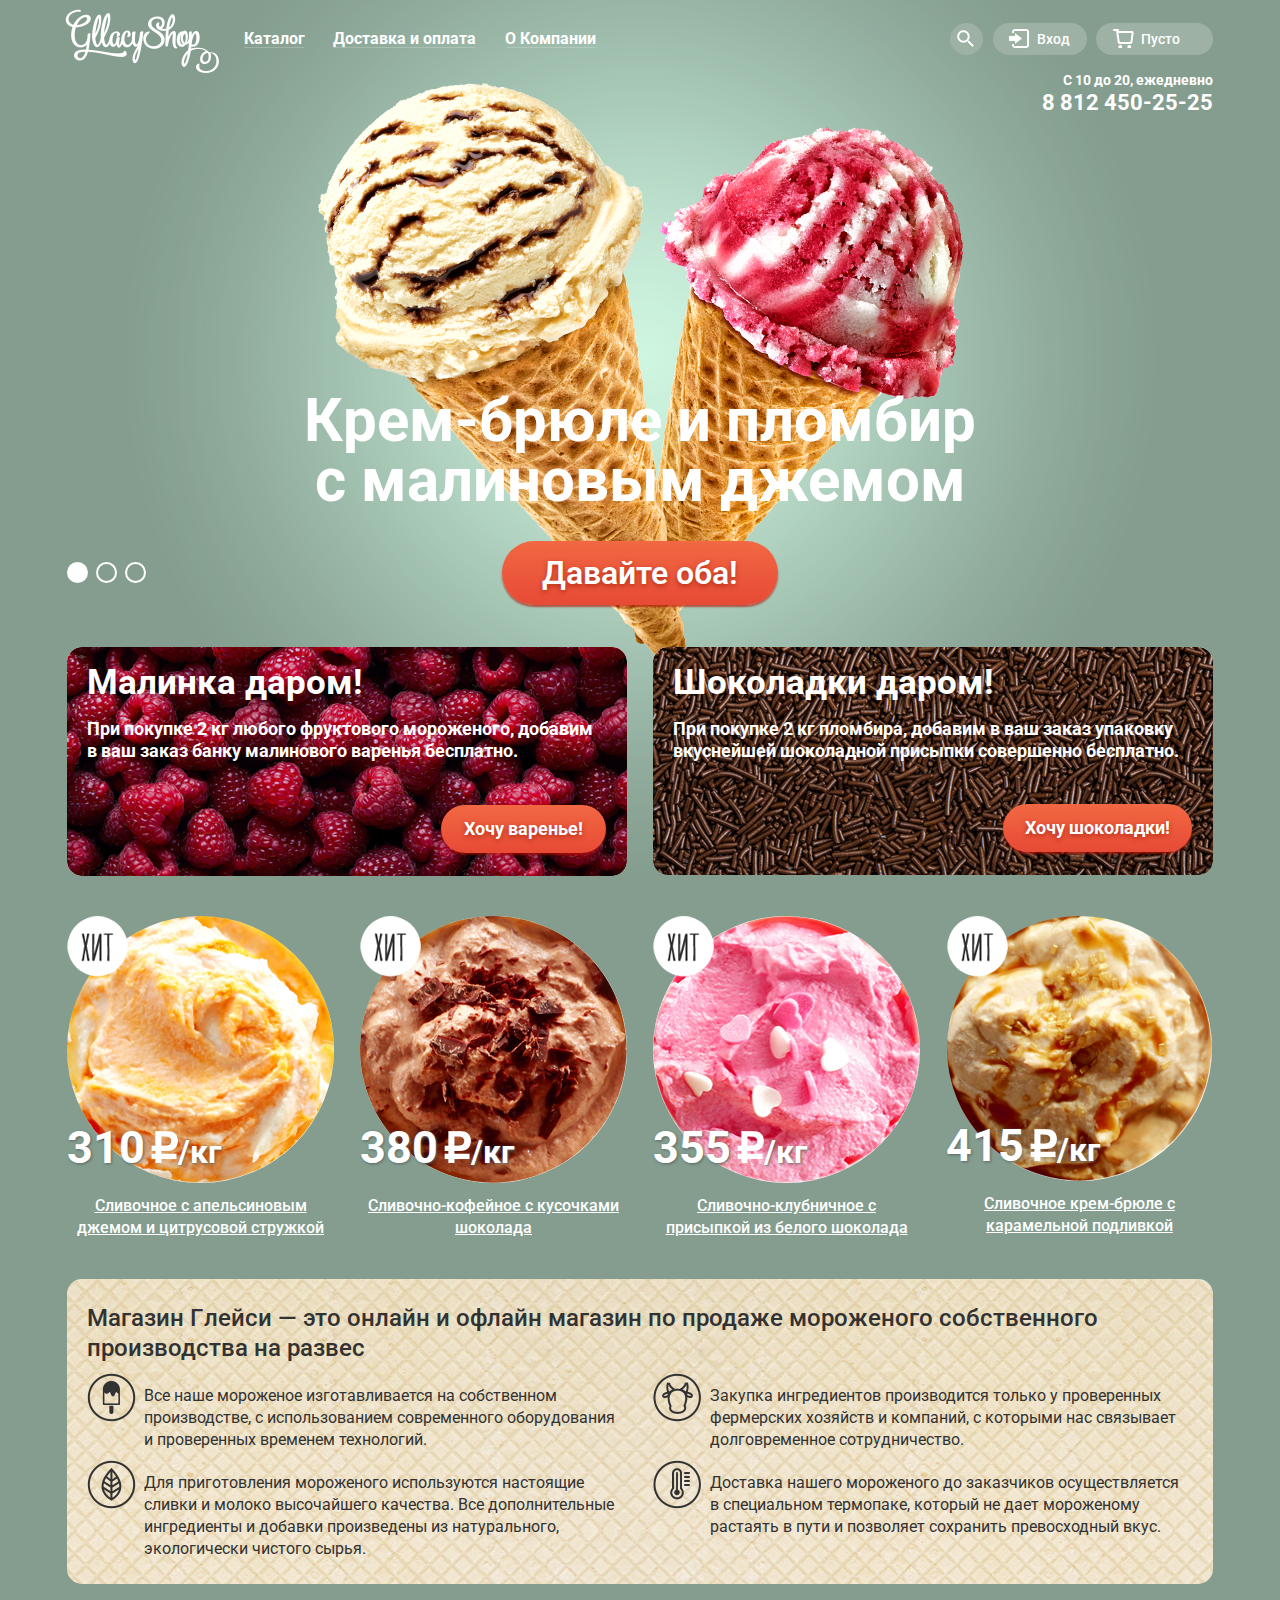
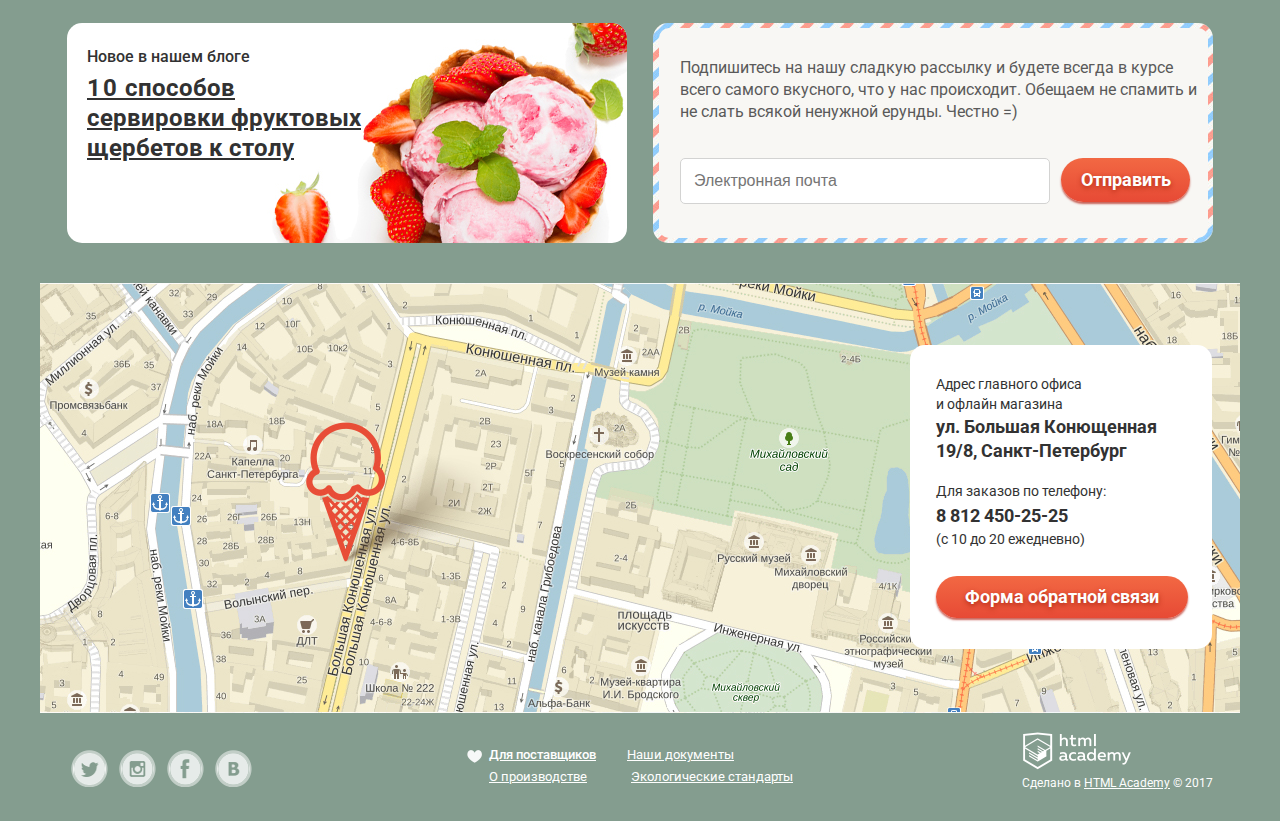
<file: index.html>
<!DOCTYPE html>
<html lang="ru"><!--Пул реквест 13-->
  <head>
    <meta charset="utf-8">
    <title>Главная Gllacy</title>
	<link href="https://fonts.googleapis.com/css?family=Roboto:400,500,700&amp;subset=cyrillic" rel="stylesheet">
	<link rel="stylesheet" href="css/normalize.css">
	<link rel="stylesheet" type="text/css" href="css/style.min.css">
  </head>
  <body>
<!--Кнопки для слайда скрытые-->
	<input class="btn-radio btn-radio-one input-invisible" type="radio" id="btn-one" name="toggle" checked>
	<input class="btn-radio btn-radio-two input-invisible" type="radio" id="btn-two" name="toggle">
	<input class="btn-radio btn-radio-three input-invisible" type="radio" id="btn-three" name="toggle"><!--/Кнопки для слайда скрытые-->
<!--Начало обертки для слайда-->	
	<div class="site-wrapper">	
<!--Блок шапки-->
		<header class="main-header">
			<div class="container clearfix container-for-timework">
				<div class="header-logo">
				  <img src="img/logo.png" width="154" height="64" alt="Логотип Глейси">
				</div>
				<nav class="main-navigation">
					<ul class="main-nav">
						<li class="border-li-one"><a class="border-li-one-page" href="#">Каталог</a>
							<ul class="sub-menu-catalog">
								<li><a href="#">Новинки</a></li>
								<li><a href="./catalog.html">Сливочное</a></li>
								<li class="active-page-index"><a href="#">Щербеты</a></li>
								<li><a href="#">Фрукторый лед</a></li>
								<li><a href="#">Мелорин</a></li>
							</ul>
						</li>
						<li class="border-li-two"><a class="border-li-one-page" href="#">Доставка и оплата</a></li>
						<li class="border-li-tree"><a class="border-li-one-page" href="#">О Компании</a></li>
					</ul>
				</nav>
				<div class="user-block">
					<div class="link-modal-search">
						<a class="search" href="#"></a>
<!--Модальная Форма поиска-->					
							<div class="modal-search">
								<form class="search-form" action="https://echo.htmlacademy.ru" method="get">
									<input class="search-input" type="text" name="search" placeholder="Что ищем?">
								</form>
							</div><!--/Форма поиска-->
					</div>
					<div class="link-modal-in">
						<a class="login" href="#">Вход</a>
<!--Модальная Форма входа-->					
							<div class="modal-in">
								<form class="login-form" action="https://echo.htmlacademy.ru" method="get">
									<input class="email" type="email" name="email" placeholder="Электронная почта">
									<input class="password" type="password"  name="password" placeholder="Пароль">
									<button class="btn-modal-in" type="submit" title="Войти">Войти</button>
								</form>
								<section class="restore-registration">
									<a class="restore" href="#">Забыли пароль?</a>
									<a class="registration" href="#">Новая регистрация</a>
								</section>
							</div><!--/Форма входа-->
					</div>
					<a class="basket" href="#">Пусто</a>				
				</div>	
				<div class="timework-tel">
					<span class="timework">С 10 до 20, ежедневно</span>
					<span class="tel">8 812 450-25-25</span>
				</div>	
			</div><!--/Блок шапки-->
		</header>
<!--Содержание основного блока-->
		<main class="container">
<!--Формы слайда-->
			<div class="slider">
				<div class="slide slide-one" id="slide-one">
					<div class="slide-title">Крем-брюле и пломбир с малиновым джемом</div>
					<a class="slide-btn" href="#">Давайте оба!</a>
				</div>
				<div class="slide slide-two" id="slide-two">
					<div class="slide-title">Шоколадный пломбир и лимонный сорбет</div>
					<a class="slide-btn" href="#">Давайте оба!</a>
				</div>
				<div class="slide slide-three" id="slide-three">
					<div class="slide-title">Пломбир с помадкой и клубничный щербет</div>
					<a class="slide-btn" href="#">Давайте оба!</a>
				</div>	
				<div class="slider-controls">
					<label for="btn-one"></label>
					<label for="btn-two"></label>
					<label for="btn-three"></label>
				</div>
			</div>
<!--Блок промо акции-->
			<div class="promo clearfix">
				<div class="promo-action">
					<span>Малинка даром!</span>
					<p>При покупке 2 кг любого фруктового мороженого, добавим в ваш заказ банку малинового варенья бесплатно.</p>
					<a class="btn-want-jam" href="#">Хочу варенье!</a>
				</div>
				<div class="promo-action">
					<span>Шоколадки даром!</span>
					<p>При покупке 2 кг пломбира, добавим в ваш заказ упаковку вкуснейшей шоколадной присыпки совершенно бесплатно.</p>
					<a class="btn-want-choco" href="#">Хочу шоколадки!</a>
				</div>
			</div><!--/Блок промо акции-->
<!--Блок самых покупаемых мороженных-->
			<div class="catalog clearfix">
				<section class="catalog-ice"><!--tag бирка, ярлык, признак, этикетка, ушко, наконечник-->
					<div class="catalog-ice-index">
						<span class="tag">
							<img src="img/hit.png" width="61" height="61" alt="Значек покупаемого мороженного">
						</span>
						<img src="img/ice_1.jpg" width="267" height="267" class="big-ice" alt="Сливочное с апельсиновым джемом и цитрусовой стружкой">
						<span class="cost">310<span class="weight"><img src="img/rur.png" width="27" height="32" alt="Символ рубля">/кг</span>
						</span>
						<a class="specification" href="#">Сливочное с апельсиновым джемом и цитрусовой стружкой</a>
					</div>	
					<div class="btn-hover-shadow">
						<a class="btn-show-catalog" href="#">Быстрый просмотр</a>
					</div>
				</section>	
				<section class="catalog-ice">
					<div class="catalog-ice-index">
						<span class="tag">
							<img src="img/hit.png" width="61" height="61" alt="Значек покупаемого мороженного">
						</span> 
						<img src="img/ice_2.jpg" width="267" height="267" class="big-ice" alt="Сливочно-кофейное с кусочками шоколада">
						<span class="cost">380<span class="weight"><img src="img/rur.png" width="27" height="32" alt="Символ рубля">/кг</span>
						</span>
						<a class="specification" href="#">Сливочно-кофейное с кусочками шоколада</a>
					</div>	
					<div class="btn-hover-shadow">
						<a class="btn-show-catalog" href="#">Быстрый просмотр</a>
					</div>
				</section>
				<section class="catalog-ice">
					<div class="catalog-ice-index">
						<span class="tag">
							<img src="img/hit.png" width="61" height="61" alt="Значек покупаемого мороженного">
						</span>
						<img src="img/ice_3.jpg" width="267" height="267" class="big-ice" alt="Сливочно-клубничное с присыпкой из белого шоколада">
						<span class="cost">355<span class="weight"><img src="img/rur.png" width="27" height="32" alt="Символ рубля">/кг</span>
						</span>
						<a class="specification" href="#">Сливочно-клубничное с присыпкой из белого шоколада</a>
					</div>	
					<div class="btn-hover-shadow">
						<a class="btn-show-catalog" href="#">Быстрый просмотр</a>
					</div>
				</section>
				<section class="catalog-ice">
					<div class="catalog-ice-index">
						<span class="tag">
							<img src="img/hit.png" width="61" height="61" alt="Значек покупаемого мороженного">
						</span>
						<img src="img/ice_4.jpg" width="265" height="265" class="big-ice" alt="Сливочное крем-брюле с карамельной подливкой">
						<span class="cost">415<span class="weight"><img src="img/rur.png" width="27" height="32" alt="Символ рубля">/кг</span></span>
						<a class="specification" href="#">Сливочное крем-брюле с карамельной подливкой</a>
					</div>	
					<div class="btn-hover-shadow">
						<a class="btn-show-catalog" href="#">Быстрый просмотр</a>
					</div>
				</section>
			</div><!--/Блок самых покупаемых мороженных-->
<!--Блок описания компании-->
			<div class="description clearfix">
				<div class="about">
					<span>Магазин <span class="letter-spacing">Г</span>лейси &mdash; это онлайн и офлайн магазин по продаже мороженого собственного производства на развес</span>
				</div>
				<div class="make">
					<p>Все наше мороженое изготавливается на собственном производстве, с использованием современного оборудования и проверенных временем технологий.</p>
					<p>Для приготовления мороженого используются настоящие сливки и молоко высочайшего качества. Все дополнительные ингредиенты и добавки произведены из натурального, экологически чистого сырья.</p>
				</div>
				<div class="delivery"> <!--delivery доставка-->
					<p>Закупка ингредиентов производится только у проверенных фермерских хозяйств и компаний, с которыми нас связывает долговременное сотрудничество.</p>
					<p>Доставка нашего мороженого до заказчиков осуществляется в специальном термопаке, который не дает мороженому растаять в пути и позволяет сохранить превосходный вкус.</p>
				</div>
			</div><!--/Блок описания компании-->
<!--Блок новостей и подписка на рассылку-->
			<div class="news-sub clearfix">
				<section class="news">		
					<p>Новое в нашем блоге</p>
					<a href="#"><span class="letter-spacing">10</span> способов сервировки фруктовых щербетов к столу</a>
				</section>
				<section class="sub">
					<div class="white-layer">
						<p>Подпишитесь на нашу сладкую рассылку и будете всегда в курсе всего самого вкусного, что у нас происходит. Обещаем не спамить и не слать всякой ненужной ерунды. Честно =)</p>
						<form action="https://echo.htmlacademy.ru" method="get">
							<input type="email" name="email" placeholder="Электронная почта">
							<button class="btn-send" name="send">Отправить</button>
						</form>
					</div>
				</section>	
			</div><!--/Блок новостей и подписка на рассылку-->
		</main>
<!--Блок проезда-адреса-->
		<div class="driving-address container-map" id="yandex-map">
			<div class="driving">
				<div class="top-lines">
					<span class="line-1">Адрес главного офиса<br>
										и офлайн магазина</span><br>
					<span class="line-2">ул. Большая Конющенная<br>
										19/8, Санкт-Петербург</span><br>
				</div>
				<div class="bottom-lines">
					<span class="line-1">Для заказов по телефону:</span><br>
					<span class="line-2">8 812 450-25-25</span><br>
				</div>
				<span class="line-3">(с 10 до 20 ежедневно)</span><br>
				<a class="btn-feedback" href="./form_feedback.html">Форма обратной связи</a>
			</div>
		</div><!--/Блок проезда-адреса-->	
<!--Блок подвала-->
		<footer>
			<div class="container clearfix">
				<section class="footer-social">
					<a class="social-btn social-btn-tv" href="#">Твиттер</a>
					<a class="social-btn social-btn-inst" href="https://instagram.com">Инстаграм</a>
					<a class="social-btn social-btn-fb" href="https://facebook.com">Фейсбук</a>
					<a class="social-btn social-btn-vk" href="https://vk.com">Вконтакте</a>	
				</section>
				<section class="footer-contacts">
					<ul class="footer-main">
						<li><a class="heart" href="#">Для поставщиков</a></li>
						<li><a href="#">Наши документы</a></li>
						<li><a href="#">О производстве</a></li>
						<li><a href="#">Экологические стандарты</a></li>
					</ul>
				</section>
				<section class="footer-copyright">
					<a class="btn-copyright" href="https://htmlacademy.ru"><img src="img/made_footer.png" width="108" height="38" class="big-ice" alt="Эмблема HTML Academy"></a>
					<p>Сделано в <a href="https://htmlacademy.ru">HTML Academy</a> © 2017</p>
				</section>
			</div>
		</footer><!--/Блок подвала-->
	</div><!--/Начало обертки для слайда--><!--/site-wrapper-->
<!--Модальные формы-->
	<!--<div class="modal-map" id="yandex-map">Форма карты-->
		<!--<script type="text/javascript" charset="utf-8" async src="https://api-maps.yandex.ru/services/constructor/1.0/js/?sid=jKBZb9okmzVAXrHbk9lkyd9Xrh8RszDT&amp;width=100%25&amp;height=430&amp;id=yandex-map;lang=ru_RU&amp;sourceType=constructor&amp;scroll=true"></script>
	</div>-->
	<!--/Форма карты-->
	<!--<div class="map-overlay"></div>-->
<!--Модальная Форма обратной связи оверлэй-->
	<div class="feedback-overlay"></div>
<!--Модальная Форма обратной связи-->		
	<div class="modal-feedback">
		<button class="btn-modal-feedback-close" type="button" title="Закрыть">Закрыть</button>
		<h2>Мы обязательно вам ответим!</h2>
		<form class="feedback-form" action="https://echo.htmlacademy.ru" method="get">
			<input class="feedback-name" type="text" name="feedback-name" placeholder="Как вас зовут?">
			<input class="feedback-email" type="email" name="feedback-email" placeholder="Ваша почта для ответа?">
			<textarea class="feedback-text" name="feedback-text" rows="6" placeholder="Напишите что-нибудь..."></textarea>
			<button class="btn-modal-feedback" type="submit" title="Отправить">Отправить</button>
		</form>
	</div><!--/Форма обратной связи-->
	<script src="js/script.min.js"></script>
  </body>
</html>
</file>
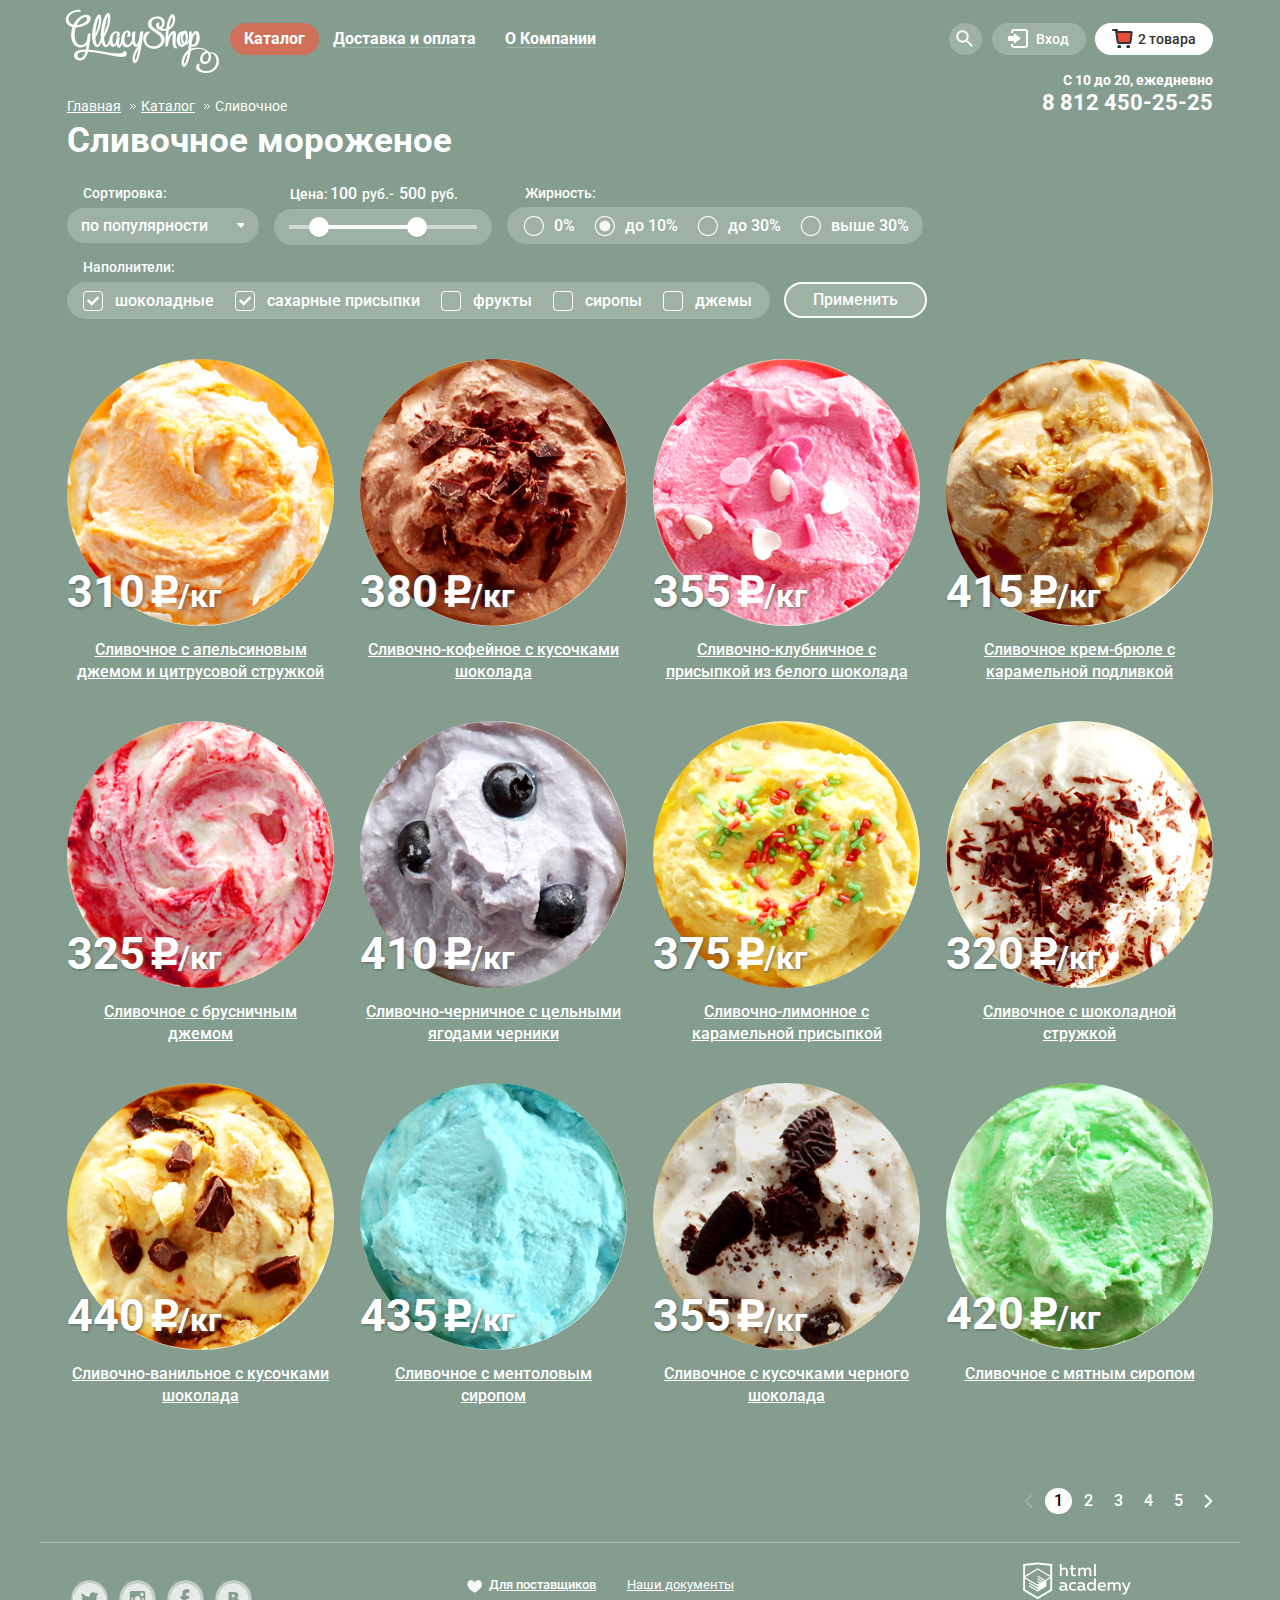
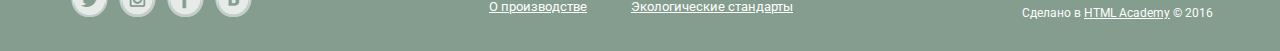
<file: catalog.html>
<!DOCTYPE html>
<html lang="ru"><!--Пул реквест 13-->
  <head>
    <meta charset="utf-8">
    <title>Каталог товаров</title>
	<link href="https://fonts.googleapis.com/css?family=Roboto:400,500,700&amp;subset=cyrillic" rel="stylesheet">
	<link rel="stylesheet" href="css/normalize.css">
	<link rel="stylesheet" type="text/css" href="css/style.min.css">
  </head>
  <body>
<!--Блок шапки-->
	<header class="main-header">
		<div class="container clearfix">
			<div class="header-logo">
				<a href="./index.html"><img src="img/logo.png" width="154" height="64" alt="Логотип Глейси"></a>
			</div>
			<nav class="main-navigation">
				<ul class="main-nav">
					<li><a class="active" href="#">Каталог</a>
						<ul class="sub-menu-catalog">
							<li><a href="#">Новинки</a></li>
							<li class="active-page"><a>Сливочное</a></li>
							<li><a href="#">Щербеты</a></li>
							<li><a href="#">Фрукторый лед</a></li>
							<li><a href="#">Мелорин</a></li>
						</ul>
						</li>
					<li class="border-li-two"><a class="border-li-one-page" href="#">Доставка и оплата</a></li>
					<li class="border-li-tree"><a class="border-li-one-page" href="#">О Компании</a></li>
				</ul>
			</nav>
			<div class="user-block ">
				<div class="link-modal-search">
					<a class="search" href="#"></a>
<!--Модальная Форма поиска-->					
						<div class="modal-search">
							<form class="search-form" action="https://echo.htmlacademy.ru" method="get">
								<input class="search-input" type="text" name="search" placeholder="Что ищем?">
							</form>
						</div><!--/Форма поиска-->
				</div>
				<div class="link-modal-in">
					<a class="login" href="#">Вход</a>
<!--Модальная Форма входа-->						
						<div class="modal-in">
							<form class="login-form" action="https://echo.htmlacademy.ru" method="get">
								<input class="email" type="email" name="email" placeholder="Электронная почта">
								<input class="password" type="password"  name="password" placeholder="Пароль">
								<button class="btn-modal-in" type="submit" title="Войти">Войти</button>
							</form>
							<section class="restore-registration">
								<a class="restore" href="#">Забыли пароль?</a>
								<a class="registration" href="#">Новая регистрация</a>
							</section>
						</div><!--Форма входа-->
				</div>
				<div class="link-modal-basket">
					<a class="basket-bye-ice" href="#">2 товара</a>
<!--Модальная Форма корзины-->					
						<div class="order-in-basket">
							<form>
								<p class="order-page">
									<img class="order-bnt-cancel" src="./img/check_off_order.png" width="10" height="10" alt="Иконка удаления мороженого">
									<img class="order-img-ice" src="./img/ice_order_one.png" width="33" height="33" alt="Иконка заказанного мороженого">
									<span class="order-name-ice">Пломбир с апельсиновым джемом</span> 1,5 кг х <span class="order-price-ice">200 руб.</span> 300 руб.
								</p>
								<p class="order-page">
									<img class="order-bnt-cancel" src="./img/check_off_order.png" width="10" height="10" alt="Иконка удаления мороженого">
									<img class="order-img-ice" src="./img/ice_order_two.png" width="33" height="33" alt="Иконка заказанного мороженого">
									<span class="order-name-ice">Клубничный пломбир с присыпкой из белого шоколада</span> 1,5 кг х <span class="order-price-ice">300 руб.</span> 450 руб.
								</p>
								<hr>
								<p class="order-all-price">Итого: 750 руб.</p>
								<button class="btn-make-order" type="submit" title="Оформить заказ">Оформить заказ</button>
							</form>
						</div><!--/Форма корзины-->
				</div>
			</div>
			<div class="timework-tel">
				<span class="timework">С 10 до 20, ежедневно</span>
				<span class="tel">8 812 450-25-25</span>
			</div>
		</div><!--/Блок шапки-->
	</header>
<!--Содержание основного блока-->
	<main class="container">
<!--Блок хлебных крошек-->
		<div class="breadcrumbs">
			<ul class="bread-main-nav">
				<li><a href="./index.html">Главная</a></li>
				<li><a href="#">Каталог</a></li>
				<li>Сливочное</li>
			</ul>
		</div><!--/Блок хлебных крошек-->
<!--Блок выбора мороженных - фильтр-->
		<div class="selection-ice clearfix">
			<h2>Сливочное мороженое</h2>
			<form class="clearfix" action="https://echo.htmlacademy.ru" method="get" enctype="multipart/form-data" oninput="ruoutput.value=rucount.value">
				<div class="sorting">
					<label class="choice" for="sorting">Сортировка:</label><br>
					<select name="sorting" id="sorting">
						<option selected>по популярности</option>
						<option>сначала недорогие</option>
						<option>сначала дорогие</option>
						<option>по жирности</option>
					</select>
				</div>
				<div class="price-ice range-filter">
					<div class="price-controls">
						<label class="min-price choice">Цена:<input type="text" name="min-price" value="100"> руб.</label>
						<label class="max-price choice">- <input  type="text" name="max-price" value="500"> руб.</label>
					</div>
					<div class="range-controls">
						<div class="scale">
							<div class="bar" style="margin-left: 20%; width: 50%"></div>
						</div>
						<div class="toggle toggle-min"></div>
						<div class="toggle toggle-max"></div>
					</div>
				</div>
				<div class="fatness"><!--Жирность-->
					<span class="choice-fatness">Жирность:</span><br>
					<section class="radiobox">
						<input type="radio" name="fatness-ice" id="0" value="0"><label class="meaning" for="0">0%</label>
						<input type="radio" name="fatness-ice" id="10" value="10" checked><label class="meaning" for="10">до 10%</label>
						<input type="radio" name="fatness-ice" id="30" value="30"><label class="meaning" for="30">до 30%</label>
						<input type="radio" name="fatness-ice" id="50" value="50"><label class="meaning" for="50">выше 30%</label>
					</section>
				</div>
				<div class="fillers"><!--Наполнители-->
					<span class="choice">Наполнители:</span><br>
					<section class="checkbox">
						<input type="checkbox" name="check-choko" id="check1" checked><label class="meaning" for="check1">шоколадные</label>
						<input type="checkbox" name="check-sugar" id="check2" checked><label class="meaning" for="check2">сахарные присыпки</label>
						<input type="checkbox" name="check-choko" id="check3"><label class="meaning" for="check3">фрукты</label>
						<input type="checkbox" name="check-choko" id="check4"><label class="meaning" for="check4">сиропы</label>
						<input type="checkbox" name="check-choko" id="check5"><label class="meaning" for="check5">джемы</label>
					</section>
				</div>
				<a class="btn-apply" href="#">Применить</a>
			</form>
		</div><!--/Блок выбора мороженных-->
<!--Блок ассортимента мороженных-->
		<div class="goods clearfix">
				<div class="case-catalog clearfix">
					<div class="ice-cost-catalog">
						<img src="img/ice_1.jpg" width="267" height="267" class="big-ice" alt="Сливочное с апельсиновым джемом и цитрусовой стружкой">
						<span class="cost">310<span class="weight"><img src="img/rur.png" width="27" height="32" alt="Символ рубля">/кг</span></span>
						<a class="specification" href="#">Сливочное с апельсиновым джемом и цитрусовой стружкой</a>
					</div>
					<div class="btn-hover-shadow">	
						<a class="btn-show-catalog" href="#">Быстрый просмотр</a>
					</div>
				</div>
				<div class="case-catalog">
					<div class="ice-cost-catalog">
						<img src="img/ice_2.jpg" width="267" height="267" class="big-ice" alt="Сливочно-кофейное с кусочками шоколада">
						<span class="cost">380<span class="weight"><img src="img/rur.png" width="27" height="32" alt="Символ рубля">/кг</span></span>
						<a class="specification" href="#">Сливочно-кофейное с кусочками шоколада</a>
					</div>
					<div class="btn-hover-shadow">
						<a class="btn-show-catalog" href="#">Быстрый просмотр</a>
					</div>
				</div>
				<div class="case-catalog">
					<div class="ice-cost-catalog">
						<img src="img/ice_3.jpg" width="267" height="267" class="big-ice" alt="Сливочно-клубничное с присыпкой из белого шоколада">
						<span class="cost">355<span class="weight"><img src="img/rur.png" width="27" height="32" alt="Символ рубля">/кг</span></span>
						<a class="specification" href="#">Сливочно-клубничное с присыпкой из белого шоколада</a>
					</div>
					<div class="btn-hover-shadow">
						<a class="btn-show-catalog" href="#">Быстрый просмотр</a>
					</div>	
				</div>
				<div class="case-catalog">
					<div class="ice-cost-catalog">
						<img src="img/ice_4.jpg" width="267" height="267" class="big-ice" alt="Сливочное крем-брюле с карамельной подливкой">
						<span class="cost">415<span class="weight"><img src="img/rur.png" width="27" height="32" alt="Символ рубля">/кг</span></span>
						<a class="specification" href="#">Сливочное крем-брюле с карамельной подливкой</a>
					</div>
						<div class="btn-hover-shadow">
					<a class="btn-show-catalog" href="#">Быстрый просмотр</a>
					</div>
				</div>
				<div class="case-catalog">
					<div class="ice-cost-catalog">
						<img src="img/ice_5.jpg" width="267" height="267" class="big-ice" alt="Сливочное с брусничным джемом">
						<span class="cost">325<span class="weight"><img src="img/rur.png" width="27" height="32" alt="Символ рубля">/кг</span></span>
						<a class="specification" href="#">Сливочное с брусничным джемом</a>
					</div>
					<div class="btn-hover-shadow">
						<a class="btn-show-catalog" href="#">Быстрый просмотр</a>
					</div>
				</div>
				<div class="case-catalog">
					<div class="ice-cost-catalog">
						<img src="img/ice_6.jpg" width="267" height="267" class="big-ice" alt="Сливочно-черничное с цельными ягодами черники">
						<span class="cost">410<span class="weight"><img src="img/rur.png" width="27" height="32" alt="Символ рубля">/кг</span></span>
						<a class="specification" href="#">Сливочно-черничное с цельными ягодами черники</a>
					</div>
					<div class="btn-hover-shadow">
						<a class="btn-show-catalog" href="#">Быстрый просмотр</a>
					</div>
				</div>
				<div class="case-catalog">
					<div class="ice-cost-catalog">
						<img src="img/ice_7.jpg" width="267" height="267" class="big-ice" alt="Сливочно-лимонное с карамельной присыпкой">
						<span class="cost">375<span class="weight"><img src="img/rur.png" width="27" height="32" alt="Символ рубля">/кг</span></span>
						<a class="specification" href="#">Сливочно-лимонное с карамельной присыпкой</a>
					</div>
					<div class="btn-hover-shadow">
						<a class="btn-show-catalog" href="#">Быстрый просмотр</a>
					</div>
				</div>
				<div class="case-catalog">
					<div class="ice-cost-catalog">
						<img src="img/ice_8.jpg" width="267" height="267" class="big-ice" alt="Сливочное с шоколадной стружкой">
						<span class="cost">320<span class="weight"><img src="img/rur.png" width="27" height="32" alt="Символ рубля">/кг</span></span>
						<a class="specification" href="#">Сливочное с шоколадной стружкой</a>
					</div>
					<div class="btn-hover-shadow">
						<a class="btn-show-catalog" href="#">Быстрый просмотр</a>
					</div>
				</div>
				<div class="case-catalog">
					<div class="ice-cost-catalog">
						<img src="img/ice_9.jpg" width="267" height="267" class="big-ice" alt="Сливочно-ванильное с кусочками шоколада">
						<span class="cost">440<span class="weight"><img src="img/rur.png" width="27" height="32" alt="Символ рубля">/кг</span></span>
						<a class="specification" href="#">Сливочно-ванильное с кусочками шоколада</a>
					</div>
					<div class="btn-hover-shadow">
						<a class="btn-show-catalog" href="#">Быстрый просмотр</a>
					</div>
				</div>
				<div class="case-catalog">
					<div class="ice-cost-catalog">
						<img src="img/ice_10.jpg" width="267" height="267" class="big-ice" alt="Сливочное с ментоловым сиропом">
						<span class="cost">435<span class="weight"><img src="img/rur.png" width="27" height="32" alt="Символ рубля">/кг</span></span>
						<a class="specification" href="#">Сливочное с ментоловым сиропом</a>
					</div>
					<div class="btn-hover-shadow">
						<a class="btn-show-catalog" href="#">Быстрый просмотр</a>
					</div>
				</div>
				<div class="case-catalog">
					<div class="ice-cost-catalog">
						<img src="img/ice_11.jpg" width="267" height="267" class="big-ice" alt="Сливочное с кусочками черного шоколада">
						<span class="cost">355<span class="weight"><img src="img/rur.png" width="27" height="32" alt="Символ рубля">/кг</span></span>
						<a class="specification" href="#">Сливочное с кусочками черного шоколада</a>
					</div>
					<div class="btn-hover-shadow">
						<a class="btn-show-catalog" href="#">Быстрый просмотр</a>
					</div>
				</div>
				<div class="case-catalog">
					<div class="ice-cost-catalog">
						<img src="img/ice_12.jpg" width="267" height="267" class="big-ice" alt="Сливочное с мятным сиропом">
						<span class="cost">420<span class="weight"><img src="img/rur.png" width="27" height="32" alt="Символ рубля">/кг</span></span>
						<a class="specification" href="#">Сливочное с мятным сиропом</a>
					</div>
					<div class="btn-hover-shadow">
						<a class="btn-show-catalog" href="#">Быстрый просмотр</a>
					</div>
				</div>
				<ul class="pages-ices">
					<li><a class="prev disabled" href="#prev">Назад</a></li>
					<li><a class="active-page" href="#">1</a></li>
					<li><a class="hover" href="#">2</a></li>
					<li><a class="hover" href="#">3</a></li>
					<li><a class="hover" href="#">4</a></li>
					<li><a class="hover" href="#">5</a></li>
					<li><a class="next" href="#next">Вперёд</a></li>
				</ul>				
		</div><!--/Блок ассортимента мороженных-->
	</main>
<!--Блок подвала-->
	<footer class="footer-catalog">
		<div class="container clearfix border">
			<section class="footer-social">
				<a class="social-btn social-btn-tv" href="#">Твиттер</a>
				<a class="social-btn social-btn-inst" href="https://instagram.com">Инстаграм</a>
				<a class="social-btn social-btn-fb" href="https://facebook.com">Фейсбук</a>
				<a class="social-btn social-btn-vk" href="https://vk.com">Вконтакте</a>
			</section>
			<section class="footer-contacts">
				<ul class="footer-main">
					<li><a class="heart" href="#">Для поставщиков</a></li>
					<li><a href="#">Наши документы</a></li>
					<li><a href="#">О производстве</a></li>
					<li><a href="#">Экологические стандарты</a></li>
				</ul>
			</section>
			<section class="footer-copyright">
				<a class="btn-copyright" href="https://htmlacademy.ru"><img class="big-ice" src="img/made_footer.png" width="108" height="38"  alt="Эмблема HTML Academy"></a>
				<!--<a class="btn-copyright" href="https://htmlacademy.ru">HTML Academy</a>-->
				<p>Сделано в <a href="https://htmlacademy.ru">HTML Academy</a> © 2016</p>
			</section>
		</div>
	</footer><!--/Блок подвала-->
	<script src="js/script.min.js"></script>
  </body>
</html>
</file>
<file: css/style.min.css>
.main-nav>li a,body {
    font-size: 16px;
    color: #fff;
    font-family: "Roboto","Tahoma",sans-serif
}

body {
    min-width: 1200px;
    background-color: #849d8f;
    line-height: 22px;
    font-weight: 400
}

.breadcrumbs a:active,.breadcrumbs a:hover,.catalog-ice-index a,.footer-contacts a:active,.footer-contacts a:hover,.footer-copyright a:hover,.footer-main a:active,.footer-main a:hover,.ice-cost-catalog a,.main a:active,.main a:hover {
    color: #ffbc9e
}

.clearfix {
    content: "";
    display: table;
    clear: both
}

.container {
    position: relative;
    width: 1146px;
    margin: 0 auto;
    padding: 0 27px
}

.container-map {
    width: 1146px;
    margin: 0 auto;
    padding: 0
}

.main-header {
    min-height: 79px
}

.header-logo {
    float: left;
    width: 153px;
    min-height: 64px;
    margin: 9px 12px 0 -2px
}

.main-navigation {
    float: left;
    width: 600px;
    min-height: 64px;
    margin-top: 9px;
    margin-bottom: 6px
}

.main-nav {
    list-style: none;
    margin: 0;
    padding: 0;
    min-height: 64px;
    font-size: 0
}

.main-nav>li {
    display: inline-block;
    position: relative;
    vertical-align: top
}

.main-nav>li a {
    display: block;
    padding: 7px 14px;
    margin-top: 14px;
    line-height: 18px;
    font-weight: 700;
    text-decoration: none
}

.main-nav>li:last-child a {
    padding-left: 15px
}

.main-nav .active {
    background: #d07058;
    border-radius: 16px;
    border-bottom: none
}

.main-nav .border-li-one-page:hover {
    color: #000;
    background-color: #fff;
    border-radius: 20px
}

.main-nav .border-li-one-page:active {
    background: -webkit-linear-gradient(top,#ededed 0%,#ededed 100%);
    background: -moz-linear-gradient(top,#ededed 0%,#ededed 100%);
    background: linear-gradient(to bottom,#ededed 0%,#ededed 100%);
    box-shadow: inset 0 2px 2px #696969
}

.main-navigation .border-li-one::after,.main-navigation .border-li-tree::after,.main-navigation .border-li-two::after {
    content: "";
    position: absolute;
    top: 38px;
    margin-left: 14px;
    width: 60px;
    height: 1px;
    background-color: #fff;
    opacity: .2
}

.main-navigation .border-li-tree::after,.main-navigation .border-li-two::after {
    width: 142px
}

.main-navigation .border-li-tree::after {
    margin-left: 16px;
    width: 90px
}

.sub-menu-catalog {
    position: absolute;
    left: -7px;
    top: 51px;
    display: none;
    margin: 0;
    padding: 0;
    width: 143px;
    list-style: none;
    color: #000;
    background: #f8f7f4;
    border-radius: 5px;
    z-index: 12
}

.main-nav>li:hover .sub-menu-catalog,.user-block .link-modal-search:hover .modal-search,.user-block .search:hover .modal-search {
    display: block
}

.main-nav .sub-menu-catalog {
    width: 143px;
    list-style: none;
    margin: 0;
    padding: 0;
    font-size: 0;
    box-shadow: 0 20px 20px 0 rgba(0,0,0,.4)
}

.main-nav .sub-menu-catalog a {
    display: block;
    margin: 0;
    padding: 9px 0 9px 14px;
    font-size: 14px;
    line-height: 16px;
    font-weight: 400;
    color: #000;
    font-family: "Roboto","Tahoma",sans-serif;
    text-decoration: none
}

.main-nav .sub-menu-catalog li:first-child a {
    font-size: 16px;
    line-height: 18px;
    font-weight: 700;
    color: #000;
    font-family: "Roboto","Tahoma",sans-serif;
    text-decoration: none;
    border-bottom: 1px solid #d1d0ce
}

.main-nav .sub-menu-catalog li:first-child {
    border: none;
    padding: 0 7px
}

.main-nav .sub-menu-catalog li {
    padding: 0 7px
}

.main-nav>.sub-menu-catalog a:active {
    background-color: none;
    border-radius: none
}

.active-page-index,.main-nav .sub-menu-catalog li:hover,.main-nav .sub-menu-catalog li:hover a {
    background-color: #fbded7
}

.main-nav .sub-menu-catalog li:active a {
    border: none;
    box-shadow: none;
    border-radius: none;
    z-index: 12;
    background-color: #f6b5a5
}

.main-nav .sub-menu-catalog li:active {
    background-color: #f6b5a5
}

.sub-menu-catalog .active-page {
    background-color: #d07058
}

.sub-menu-catalog .active-page a {
    color: #fff
}

.user-block {
    float: right;
    max-width: 428px;
    margin-top: 23px
}

.user-block .basket,.user-block .login {
    position: relative;
    display: inline-block;
    padding: 8px 0;
    vertical-align: top
}

.user-block .login {
    text-decoration: none;
    font-size: 14px;
    line-height: 16px;
    font-weight: 500;
    color: #fff;
    font-family: "Roboto","Tahoma",sans-serif
}

.user-block .basket {
    margin: 0
}

.link-modal-basket,.link-modal-in,.link-modal-search,.user-block .basket {
    text-decoration: none;
    font-size: 14px;
    line-height: 16px;
    font-weight: 500;
    color: #fff;
    font-family: "Roboto","Tahoma",sans-serif
}

.link-modal-basket,.link-modal-in,.link-modal-search,.user-block .search {
    position: relative;
    display: inline-block;
    vertical-align: top;
    padding: 0;
    margin: 0
}

.user-block .search {
    padding: 8px 20px 8px 13px;
    line-height: 16px;
    font-weight: 500;
    color: #fff;
    font-family: "Roboto","Tahoma",sans-serif;
    margin: 0 3px 0 0;
    background: #9db1a5;
    border-radius: 100%
}

.user-block .login {
    padding-left: 44px;
    padding-right: 17px;
    background: #9db1a5;
    border-radius: 18px;
    margin: 0 5px 0 3px
}

.user-block .basket {
    padding-left: 45px;
    padding-right: 33px;
    background: #9db1a5;
    border-radius: 100px
}

.user-block .basket-bye-ice {
    position: relative;
    display: inline-block;
    margin: 0;
    padding: 8px 17px 8px 43px;
    background: #fff;
    border-radius: 100px;
    text-decoration: none;
    font-size: 14px;
    line-height: 16px;
    font-weight: 500;
    color: #323232;
    font-family: "Roboto","Tahoma",sans-serif;
    vertical-align: top
}

.user-block .search {
    font-size: 0;
    height: 16px
}

.user-block .search::after {
    content: "";
    position: absolute;
    top: -1px;
    left: -1px;
    width: 33px;
    height: 33px;
    background: url(../img/loupe.png) no-repeat;
    background-position: center;
    border-radius: 100%
}

.user-block .search:hover::after {
    background: url(../img/search_black.png) no-repeat;
    background-position: center
}

.user-block .login:hover,.user-block .search:hover {
    background-color: #fff;
    color: #000
}

.user-block .basket::after,.user-block .login::after {
    content: "";
    position: absolute;
    top: 6px;
    width: 21px;
    height: 19px
}

.user-block .login::after {
    background: url(../img/to_in.png) no-repeat;
    left: 16px
}

.user-block .login:hover::after {
    background: url(../img/to_in_black.png) no-repeat
}

.link-modal-in:hover .modal-in {
    display: block
}

.user-block .basket::after {
    left: 17px;
    background: url(../img/basket_empty.png) no-repeat
}

.user-block .basket-bye-ice::after,.user-block .basket:hover::after {
    background: url(../img/basket_full.png) no-repeat
}

.user-block .basket:hover {
    background-color: #fff;
    border-radius: 16px;
    color: #000
}

.user-block .basket-bye-ice::after {
    content: "";
    position: absolute;
    top: 6px;
    left: 17px;
    width: 21px;
    height: 19px
}

.link-modal-basket:hover .order-in-basket {
    display: block
}

.timework-tel {
    position: absolute;
    right: 27px;
    top: 78px;
    margin-top: -9px;
    width: 175px;
    text-align: right
}

.timework-tel .timework {
    font-size: 14px;
    line-height: 16px;
    font-weight: 700;
    color: #fff;
    padding-left: 10px;
    font-family: "Roboto","Tahoma",sans-serif
}

.bread-main-nav li,.bread-main-nav li a,.timework-tel .tel {
    font-size: 22px;
    line-height: 24px;
    font-weight: 700;
    color: #fff;
    font-family: "Roboto","Tahoma",sans-serif
}

.breadcrumbs {
    width: 300px
}

.bread-main-nav {
    list-style: none;
    padding: 0;
    margin: 19px 0 0
}

.bread-main-nav li,.bread-main-nav li a {
    font-size: 14px;
    line-height: 16px;
    font-weight: 400
}

.bread-main-nav li {
    vertical-align: top;
    display: inline-block
}

.bread-main-nav li a {
    position: relative;
    display: block;
    padding-right: 16px
}

.bread-main-nav li:last-child a {
    text-decoration: none
}

.bread-main-nav a::after {
    content: "";
    position: absolute;
    top: 4px;
    right: 0;
    width: 9px;
    height: 9px;
    background: url(../img/arrow_s_right.png) no-repeat
}

.bread-main-nav li:last-child a::after {
    content: none
}

.choice-ice h2 {
    font-size: 60px;
    line-height: 60px;
    color: #fff;
    font-weight: 700;
    font-family: "Roboto","Tahoma",sans-serif;
    background-color: #849d8f
}

body .input-invisible {
    display: none
}

.site-wrapper::after,.site-wrapper::before {
    content: "";
    visibility: hidden
}

.site-wrapper::before {
    background-image: url(../img/advertising_2.png)
}

.site-wrapper::after {
    background-image: url(../img/advertising_3.png)
}

.site-wrapper {
    min-width: 1146px;
    min-height: 2416px;
    background-repeat: no-repeat;
    background-position: top center;
    transition: background-image .5s ease,background-color .5s ease
}

.slider {
    position: relative;
    padding-top: 312px;
    text-align: center;
    color: #fff
}

.slide {
    display: none
}

.slide-btn,.slide-title {
    font-family: "Roboto","Tahoma",sans-serif
}

.slide-title {
    width: 700px;
    margin: 0 auto 30px;
    font-weight: 700;
    font-size: 60px;
    line-height: 60px
}

.slide-btn {
    display: inline-block;
    padding: 10px 40px;
    margin-bottom: 42px;
    font-weight: 600;
    font-size: 32px;
    line-height: 44px;
    vertical-align: top;
    color: #fff;
    text-decoration: none;
    text-shadow: 0 2px 5px rgba(160,32,11,.76);
    background: #f26843;
    background: -webkit-linear-gradient(top,#f26843 0%,#e74a35 100%);
    background: -moz-linear-gradient(top,#f26843 0%,#e74a35 100%);
    background: linear-gradient(to bottom,#f26843 0%,#e74a35 100%);
    border-radius: 100px;
    box-shadow: 0 2px 2px rgba(172,16,0,.64)
}

.slide-btn:hover {
    background: -webkit-linear-gradient(top,#f58669 0%,#ec6f5e 100%);
    background: -moz-linear-gradient(top,#f58669 0%,#ec6f5e 100%);
    background: linear-gradient(to bottom,#f58669 0%,#ec6f5e 100%);
    box-shadow: 0 2px 2px #ac1000
}

.slide-btn:active {
    background: -webkit-linear-gradient(top,#d84732 0%,#e1613e 100%);
    background: -moz-linear-gradient(top,#d84732 0%,#e1613e 100%);
    background: linear-gradient(to bottom,#d84732 0%,#e1613e 100%);
    box-shadow: inset 0 2px 2px #ac1000
}

.slider-controls {
    position: absolute;
    bottom: 63px;
    left: 0;
    z-index: 20;
    font-size: 0
}

.slider-controls label {
    display: inline-block;
    width: 17px;
    height: 17px;
    margin-right: 8px;
    vertical-align: top;
    background-color: transparent;
    border: 2px solid #fff;
    border-radius: 50%;
    cursor: pointer
}

.slider-controls label:hover {
    background-color: #b2c1b7
}

.slider-controls label:active {
    background-color: #fff
}

.btn-radio-one:checked~.site-wrapper .slide-one,.btn-radio-three:checked~.site-wrapper .slide-three,.btn-radio-two:checked~.site-wrapper .slide-two {
    display: block
}

.btn-radio-one:checked~.site-wrapper {
    background-color: #849d8f;
    background-image: url(../img/advertising_1.png)
}

.btn-radio-two:checked~.site-wrapper {
    background-color: #8996a6;
    background-image: url(../img/advertising_2.png)
}

.btn-radio-three:checked~.site-wrapper {
    background-color: #9d8b84;
    background-image: url(../img/advertising_3.png)
}

.btn-radio-one:checked~.site-wrapper label[for=btn-one],.btn-radio-three:checked~.site-wrapper label[for=btn-three],.btn-radio-two:checked~.site-wrapper label[for=btn-two] {
    background-color: #fff
}

.promo-action {
    float: left;
    width: 519px;
    margin-right: 26px;
    border-radius: 15px;
    padding: 15px 21px 23px 20px
}

.checkbox input[type=checkbox]+label:last-child,.promo-action:last-child,.radiobox input[type=radio]+label:last-child {
    margin-right: 0
}

.promo .promo-action:first-child {
    background: #631424 url(../img/promo_raspberries.jpg) no-repeat
}

.promo .promo-action:last-child {
    background: #3d2419 url(../img/promo_choko.jpg) no-repeat
}

.promo-action span {
    display: block;
    margin: 0;
    padding: 0;
    font-size: 35px;
    line-height: 41px;
    color: #fff;
    font-weight: 700;
    font-family: "Roboto","Tahoma",sans-serif
}

.promo-action .btn-want-choco,.promo-action .btn-want-jam,.promo-action p {
    font-size: 18px;
    color: #fff;
    font-weight: 700;
    font-family: "Roboto","Tahoma",sans-serif
}

.promo-action p {
    margin: 15px 0 0;
    display: block;
    padding: 0;
    line-height: 22px
}

.promo-action .btn-want-choco,.promo-action .btn-want-jam {
    display: inline-block;
    float: right;
    width: 165px;
    margin-top: 43px;
    padding: 12px 0;
    text-align: center;
    line-height: 24px;
    vertical-align: top;
    text-decoration: none;
    text-shadow: 0 2px 5px rgba(160,32,11,.76);
    background: #f26843;
    background: -webkit-linear-gradient(top,#f26843 0%,#e74a35 100%);
    background: -moz-linear-gradient(top,#f26843 0%,#e74a35 100%);
    background: linear-gradient(to bottom,#f26843 0%,#e74a35 100%);
    border-radius: 100px;
    box-shadow: 0 2px 2px rgba(172,16,0,.64)
}

.promo-action .btn-want-jam:hover {
    background: -webkit-linear-gradient(top,#f58669 0%,#ec6f5e 100%);
    background: -moz-linear-gradient(top,#f58669 0%,#ec6f5e 100%);
    background: linear-gradient(to bottom,#f58669 0%,#ec6f5e 100%);
    box-shadow: 0 2px 2px #ac1000
}

.promo-action .btn-want-jam:active {
    background: -webkit-linear-gradient(top,#d84732 0%,#e1613e 100%);
    background: -moz-linear-gradient(top,#d84732 0%,#e1613e 100%);
    background: linear-gradient(to bottom,#d84732 0%,#e1613e 100%);
    box-shadow: inset 0 2px 2px #ac1000
}

.promo-action .btn-want-choco {
    width: 189px;
    margin-top: 42px
}

.promo-action .btn-want-choco:hover {
    background: -webkit-linear-gradient(top,#f58669 0%,#ec6f5e 100%);
    background: -moz-linear-gradient(top,#f58669 0%,#ec6f5e 100%);
    background: linear-gradient(to bottom,#f58669 0%,#ec6f5e 100%);
    box-shadow: 0 2px 2px #ac1000
}

.promo-action .btn-want-choco:active {
    background: -webkit-linear-gradient(top,#d84732 0%,#e1613e 100%);
    background: -moz-linear-gradient(top,#d84732 0%,#e1613e 100%);
    background: linear-gradient(to bottom,#d84732 0%,#e1613e 100%);
    box-shadow: inset 0 2px 2px #ac1000
}

.catalog {
    margin-top: 34px
}

.catalog-ice-index {
    position: relative
}

.catalog .catalog-ice {
    float: left;
    width: 293px;
    margin-right: 13px;
    margin-left: -13px;
    margin-bottom: 40px;
    padding-top: 6px;
    border-top-right-radius: 7px;
    border-top-left-radius: 7px;
    text-align: center
}

.catalog-ice .tag {
    position: absolute
}

.catalog .catalog-ice:nth-child(4n) {
    margin-right: -13px
}

.catalog-ice .big-ice {
    border-radius: 50%
}

.catalog-ice .cost {
    position: absolute;
    bottom: 64px;
    left: 13px;
    text-align: left;
    font-size: 45px;
    line-height: 45px;
    font-weight: 700;
    text-shadow: 0 1px 3px rgba(49,50,53,.5);
    text-shadow: 1px 1px 3px #5a6762;
    cursor: pointer
}

.catalog-ice .cost,.catalog-ice .specification,.catalog-ice .weight {
    color: #fff;
    font-family: "Roboto","Tahoma",sans-serif
}

.catalog-ice .weight {
    text-shadow: 1px 1px 3px #5a6762;
    margin-left: 6px;
    cursor: pointer;
    font-size: 32px;
    line-height: 45px;
    font-weight: 700
}

.catalog-ice .specification {
    display: block;
    padding-left: 18px;
    padding-right: 18px;
    margin-top: 6px;
    text-align: center;
    font-size: 16px;
    line-height: 22px;
    font-weight: 500;
    text-decoration: underline
}

.catalog-ice .btn-hover-shadow {
    position: absolute;
    width: 293px;
    height: 57px;
    padding-top: 20px;
    background-color: rgba(167,184,173,.3);
    border-bottom-right-radius: 7px;
    border-bottom-left-radius: 7px;
    display: none;
    z-index: 12
}

.catalog-ice .btn-show-catalog {
    width: 168px;
    padding: 10px 16px;
    text-align: center;
    font-size: 18px;
    line-height: 24px;
    color: #fff;
    font-weight: 700;
    font-family: "Roboto","Tahoma",sans-serif;
    text-decoration: none;
    text-shadow: 0 2px 5px rgba(160,32,11,.76);
    background: #f26843;
    background: -webkit-linear-gradient(top,#f26843 0%,#e74a35 100%);
    background: -moz-linear-gradient(top,#f26843 0%,#e74a35 100%);
    background: linear-gradient(to bottom,#f26843 0%,#e74a35 100%);
    border-radius: 100px;
    box-shadow: 0 2px 2px rgba(172,16,0,.64)
}

.catalog .catalog-ice:hover,.catalog-ice:hover .btn-hover-shadow {
    background-color: rgba(167,184,173,.3)
}

.catalog-ice:hover .btn-hover-shadow {
    display: block
}

.catalog .btn-show-catalog:hover {
    background: -webkit-linear-gradient(top,#f58669 0%,#ec6f5e 100%);
    background: -moz-linear-gradient(top,#f58669 0%,#ec6f5e 100%);
    background: linear-gradient(to bottom,#f58669 0%,#ec6f5e 100%);
    box-shadow: 0 2px 2px #ac1000
}

.catalog .btn-show-catalog:active {
    background: -webkit-linear-gradient(top,#d84732 0%,#e1613e 100%);
    background: -moz-linear-gradient(top,#d84732 0%,#e1613e 100%);
    background: linear-gradient(to bottom,#d84732 0%,#e1613e 100%);
    box-shadow: inset 0 2px 2px #ac1000
}

.description {
    width: 1116px;
    background: #eadcc0 url(../img/wafer.jpg) no-repeat;
    padding: 24px 10px 10px 20px;
    border-radius: 15px
}

.description .about {
    width: 1050px;
    margin: 0
}

.description .make {
    float: left;
    width: 545px;
    min-height: 189px;
    margin-top: 22px
}

.description .delivery {
    float: left;
    width: 520px;
    min-height: 180px;
    margin-top: 6px;
    margin-left: 21px
}

.description .about span,.make p {
    font-size: 24px;
    line-height: 30px;
    color: #323232;
    font-weight: 500;
    font-family: "Roboto","Tahoma",sans-serif
}

.description .letter-spacing {
    letter-spacing: 1px
}

.make p {
    position: relative;
    display: inline-block;
    width: 477px;
    padding-left: 57px;
    margin-top: 0;
    margin-bottom: 0;
    font-size: 16px;
    line-height: 22px;
    font-weight: 400
}

.make p:first-child {
    margin-bottom: 21px
}

.make p:first-child::after {
    content: "";
    position: absolute;
    top: -12px;
    left: 0;
    width: 49px;
    height: 49px;
    background: url(../img/ice.png) no-repeat
}

.description .make p:nth-child(2)::after {
    content: "";
    position: absolute;
    top: -12px;
    left: 0;
    width: 49px;
    height: 49px;
    background: url(../img/leaf.png) no-repeat
}

.delivery p {
    position: relative;
    display: inline-block;
    width: 472px;
    margin-left: 0;
    padding-left: 57px;
    margin-bottom: 0;
    font-size: 16px;
    line-height: 22px;
    color: #323232;
    font-weight: 400;
    font-family: "Roboto","Tahoma",sans-serif
}

.description .delivery p:first-child {
    margin-bottom: 5px
}

.description .delivery p:first-child::after {
    content: "";
    position: absolute;
    top: -12px;
    left: 0;
    width: 49px;
    height: 49px;
    background: url(../img/cow.png) no-repeat
}

.description .delivery p:nth-child(2)::after {
    content: "";
    position: absolute;
    top: -12px;
    left: 0;
    width: 49px;
    height: 49px;
    background: url(../img/thermometer.png) no-repeat
}

.news-sub {
    width: 1146px;
    margin-top: 39px;
    margin-bottom: 40px
}

.news-sub .news {
    float: left;
    width: 520px;
    padding: 23px 20px 80px;
    border-radius: 15px;
    background: #fbefed url(../img/news.jpg) no-repeat;
    z-index: 1
}

.news-sub .news a,.news-sub .news p {
    color: #323232;
    font-family: "Roboto","Tahoma",sans-serif
}

.news-sub .news p {
    margin: 0 0 5px;
    font-size: 16px;
    line-height: 22px;
    font-weight: 500
}

.news-sub .news a {
    display: inline-block;
    width: 286px;
    font-size: 24px;
    line-height: 30px;
    font-weight: 700
}

.news .letter-spacing {
    letter-spacing: 2px
}

.news-sub .sub {
    float: right;
    width: 548px;
    padding: 5px 6px;
    background: #f8f7f4 url(../img/sub.jpg);
    border-radius: 15px
}

.sub .white-layer {
    float: left;
    width: 518px;
    height: 181px;
    padding-top: 29px;
    padding-left: 21px;
    padding-right: 10px;
    border-radius: 10px;
    background: #f8f7f4;
    z-index: 2
}

.news-sub .sub p,.sub .btn-send {
    font-family: "Roboto","Tahoma",sans-serif
}

.news-sub .sub p {
    margin: 0 0 35px;
    font-size: 16px;
    line-height: 22px;
    color: #5a5a5a;
    font-weight: 400
}

.news-sub .sub form {
    margin-right: 0
}

.sub input {
    width: 353px;
    margin-right: 7px;
    padding-left: 13px;
    height: 42px;
    border-radius: 5px;
    border: 1px solid #d3d3d2
}

.sub .btn-send {
    display: inline-block;
    width: 129px;
    padding: 10px 19px;
    text-align: center;
    font-size: 18px;
    line-height: 24px;
    color: #fefefe;
    font-weight: 700;
    vertical-align: top;
    text-shadow: 0 2px 5px rgba(160,32,11,.76);
    background: #f26843;
    background: -webkit-linear-gradient(top,#f26843 0%,#e74a35 100%);
    background: -moz-linear-gradient(top,#f26843 0%,#e74a35 100%);
    background: linear-gradient(to bottom,#f26843 0%,#e74a35 100%);
    border-radius: 100px;
    box-shadow: 0 2px 2px rgba(172,16,0,.64);
    border: none;
    cursor: pointer;
    outline: none
}

.sub .btn-send:hover {
    background: -webkit-linear-gradient(top,#f58669 0%,#ec6f5e 100%);
    background: -moz-linear-gradient(top,#f58669 0%,#ec6f5e 100%);
    background: linear-gradient(to bottom,#f58669 0%,#ec6f5e 100%);
    box-shadow: 0 2px 2px #ac1000
}

.sub .btn-send:active {
    background: -webkit-linear-gradient(top,#d84732 0%,#e1613e 100%);
    background: -moz-linear-gradient(top,#d84732 0%,#e1613e 100%);
    background: linear-gradient(to bottom,#d84732 0%,#e1613e 100%);
    box-shadow: inset 0 2px 2px #ac1000
}

.driving-address {
    min-width: 1200px;
    min-height: 430px;
    margin-bottom: 19px;
    background: #849d8f url(../img/map.jpg)
}

.driving-address .driving {
    display: inline-block;
    width: 250px;
    padding: 0 26px;
    background-color: #fff;
    border-radius: 15px;
    position: relative;
    left: 870px;
    bottom: -62px;
    vertical-align: top;
    z-index: 15
}

.driving .line-1,.driving .line-2 {
    display: inline-block;
    font-size: 14px;
    line-height: 20px;
    color: #323232;
    font-weight: 400;
    font-family: "Roboto","Tahoma",sans-serif
}

.driving .line-2 {
    font-size: 18px;
    line-height: 24px;
    font-weight: 700
}

.top-lines .line-1:first-child {
    margin-top: 29px;
    margin-bottom: 1px
}

.bottom-lines .line-1 {
    margin-top: 18px;
    margin-bottom: 4px;
    font-size: 14px;
    line-height: 20px;
    color: #323232;
    font-weight: 400;
    font-family: "Roboto","Tahoma",sans-serif
}

.bottom-lines .line-2,.driving .line-3 {
    font-size: 18px;
    line-height: 22px;
    color: #323232;
    font-weight: 700;
    font-family: "Roboto","Tahoma",sans-serif
}

.driving .line-3 {
    font-size: 14px;
    font-weight: 400
}

.driving .btn-feedback,.selection-ice h2 {
    font-weight: 700;
    font-family: "Roboto","Tahoma",sans-serif
}

.driving .btn-feedback {
    display: inline-block;
    width: 252px;
    margin-right: 0;
    padding: 9px 0;
    text-align: center;
    vertical-align: top;
    text-decoration: none;
    text-shadow: 0 2px 5px rgba(160,32,11,.76);
    background: #f26843;
    background: -webkit-linear-gradient(top,#f26843 0%,#e74a35 100%);
    background: -moz-linear-gradient(top,#f26843 0%,#e74a35 100%);
    background: linear-gradient(to bottom,#f26843 0%,#e74a35 100%);
    border-radius: 100px;
    box-shadow: 0 2px 2px rgba(172,16,0,.64);
    margin-top: 26px;
    margin-bottom: 31px;
    font-size: 18px;
    line-height: 24px;
    color: #fefefe
}

.driving .btn-feedback:hover {
    background: -webkit-linear-gradient(top,#f58669 0%,#ec6f5e 100%);
    background: -moz-linear-gradient(top,#f58669 0%,#ec6f5e 100%);
    background: linear-gradient(to bottom,#f58669 0%,#ec6f5e 100%);
    box-shadow: 0 2px 2px #ac1000
}

.driving .btn-feedback:active {
    background: -webkit-linear-gradient(top,#d84732 0%,#e1613e 100%);
    background: -moz-linear-gradient(top,#d84732 0%,#e1613e 100%);
    background: linear-gradient(to bottom,#d84732 0%,#e1613e 100%);
    box-shadow: inset 0 2px 2px #ac1000
}

.selection-ice {
    min-height: 200px
}

.selection-ice h2 {
    margin-top: 0;
    margin-bottom: 21px;
    font-size: 35px;
    line-height: 41px;
    color: #fff
}

.selection-ice .choice,.sorting select {
    font-size: 14px;
    line-height: 16px;
    color: #fff;
    font-weight: 500;
    font-family: "Roboto","Tahoma",sans-serif
}

.sorting {
    float: left;
    width: 194px;
    height: 57px;
    margin-right: 13px
}

.sorting label {
    margin-left: 16px
}

.sorting select {
    width: 192px;
    padding: 9px 14px 8px;
    margin-top: 4px;
    font-size: 16px;
    line-height: 18px;
    border-radius: 100px;
    outline: none;
    border: none;
    -webkit-appearance: none;
    -moz-appearance: none;
    appearance: none;
    text-indent: .01px;
    text-overflow: "";
    background: #9db1a5 url(../img/marker_wight.png) no-repeat;
    background-position: 92% 15px
}

.sorting select:active,.sorting select:hover {
    background: #fff url(../img/marker_black.png) no-repeat;
    background-position: 92% 15px;
    color: #000;
    outline: none;
    border: none
}

.sorting select:focus {
    background: #fff url(../img/marker_black.png) no-repeat;
    background-position: 92% 15px;
    color: #000;
    outline: none;
    border: none
}

.price-ice {
    float: left;
    width: 218px;
    height: 57px;
    margin-right: 15px
}

.price-controls {
    margin-left: 16px;
    height: 20px;
    font-size: 0;
    margin-top: 3px;
    margin-bottom: 4px
}

.pages-ices li,.price-controls label,.radiobox input[type=radio]+label {
    display: inline-block;
    vertical-align: top
}

.price-controls input[type=text] {
    width: 31px;
    font-size: 16px;
    line-height: 18px;
    padding: 0;
    color: #fff;
    font-weight: 500;
    font-family: "Roboto","Tahoma",sans-serif;
    text-align: center;
    background-color: transparent;
    border: none
}

.range-controls {
    position: relative;
    width: 188px;
    height: 20px;
    padding-top: 16px;
    padding-right: 15px;
    padding-left: 15px;
    border-radius: 100px;
    background: #9db1a5;
    border: none
}

.range-controls .scale {
    height: 4px;
    background: #d1dad3
}

.range-controls .bar {
    width: 70%;
    height: 4px;
    background: #fff
}

.range-controls .toggle {
    position: absolute;
    top: 8px;
    left: 0;
    width: 20px;
    height: 20px;
    border-radius: 50%;
    background: #fff;
    cursor: pointer;
    box-shadow: 0 2px 1px 0 #99a9a0
}

.range-controls .toggle-min {
    left: 35px
}

.range-controls .toggle-max {
    left: 133px
}

.fatness {
    float: left;
    width: 415px;
    height: 57px
}

.fatness span,.radiobox .meaning {
    font-size: 16px;
    line-height: 18px;
    color: #fff;
    font-weight: 500;
    font-family: "Roboto","Tahoma",sans-serif
}

.fatness span {
    margin-left: 18px;
    font-size: 14px;
    line-height: 16px
}

.fatness .radiobox {
    width: 400px;
    height: 37px;
    background: #9db1a5;
    border-radius: 100px;
    outline: none;
    border: none;
    padding-left: 16px;
    margin-top: 3px
}

.checkbox input[type=checkbox],.radiobox input[type=radio] {
    display: none
}

.radiobox input[type=radio]+label {
    position: relative;
    padding-left: 31px;
    line-height: 18px;
    font-size: 16px;
    cursor: pointer;
    margin-top: 10px;
    margin-right: 15px
}

.radiobox input[type=radio]+label::before {
    content: "";
    display: block;
    width: 22px;
    height: 22px;
    background: url(../img/radio_off.png) no-repeat;
    position: absolute;
    top: -2px;
    left: 0
}

.radiobox input[type=radio]:checked+label::before {
    background: url(../img/radio_on.png) no-repeat
}

.radiobox input[type=radio]:disabled+label::before {
    background: url(../img/radio_on.png) no-repeat;
    opacity: .4
}

.fillers {
    float: left;
    width: 703px;
    height: 57px;
    margin-right: 14px;
    margin-top: 17px
}

.checkbox .meaning {
    font-size: 16px;
    line-height: 18px;
    color: #fff;
    font-weight: 500;
    font-family: "Roboto","Tahoma",sans-serif
}

.fillers span {
    margin-left: 16px
}

.fillers .checkbox {
    min-width: 686px;
    height: 37px;
    background: #9db1a5;
    border-radius: 100px;
    outline: none;
    border: none;
    padding-left: 16px;
    margin-top: 4px
}

.checkbox input[type=checkbox]+label {
    position: relative;
    padding-left: 32px;
    line-height: 20px;
    font-size: 16px;
    display: inline-block;
    vertical-align: top;
    cursor: pointer;
    margin-top: 9px;
    margin-right: 17px
}

.checkbox input[type=checkbox]+label::before {
    content: "";
    display: block;
    width: 20px;
    height: 20px;
    background: url(../img/check_off.png) no-repeat;
    position: absolute;
    top: 0;
    left: 0
}

.checkbox input[type=checkbox]:checked+label::before {
    background: url(../img/check_on.png) no-repeat
}

.checkbox input[type=checkbox]:disabled+label::before {
    background: url(../img/check_on.png) no-repeat;
    opacity: .4
}

.selection-ice .btn-apply {
    float: left;
    margin-top: 43px;
    display: inline-block;
    vertical-align: top;
    padding: 7px 27px;
    text-decoration: none;
    border: 2px solid #fcfcfc;
    border-radius: 100px;
    text-align: center;
    font-size: 16px;
    line-height: 18px;
    color: #fcfcfc;
    font-weight: 500;
    font-family: "Roboto","Tahoma",sans-serif;
    background: #9db1a5;
    outline: none
}

.selection-ice .btn-apply:hover {
    color: #000;
    background: #fff;
    border: none;
    padding: 9px 27px
}

.selection-ice .btn-apply:active {
    color: #000;
    background: #eaeaea;
    border: none;
    padding: 9px 27px;
    box-shadow: inset 0 3px 2px #6c6d6c
}

.goods {
    margin-bottom: 28px;
    margin-top: 33px
}

.goods .case-catalog {
    float: left;
    width: 293px;
    margin-right: 13px;
    margin-left: -13px;
    margin-bottom: 32px;
    padding-top: 6px;
    border-top-right-radius: 7px;
    border-top-left-radius: 7px;
    text-align: center
}

.ice-cost-catalog {
    position: relative
}

.goods .cost {
    position: absolute;
    bottom: 64px;
    left: 13px;
    text-align: left;
    font-size: 45px;
    line-height: 45px;
    color: #fff;
    font-weight: 700;
    text-shadow: 0 1px 3px rgba(49,50,53,.5);
    font-family: "Roboto","Tahoma",sans-serif;
    text-shadow: 1px 1px 3px #5a6762;
    cursor: pointer
}

.case-catalog:nth-child(12) .cost {
    bottom: 44px
}

.goods .specification,.goods .weight {
    color: #fff;
    font-family: "Roboto","Tahoma",sans-serif
}

.goods .weight {
    text-shadow: 1px 1px 3px #5a6762;
    margin-left: 6px;
    cursor: pointer;
    font-size: 32px;
    line-height: 45px;
    font-weight: 700
}

.goods .specification {
    display: block;
    padding-left: 18px;
    padding-right: 18px;
    margin-top: 7px;
    text-align: center;
    font-size: 16px;
    line-height: 22px;
    font-weight: 500
}

.case-catalog .btn-hover-shadow {
    position: absolute;
    width: 293px;
    height: 57px;
    padding-top: 20px;
    background-color: rgba(167,184,173,.3);
    border-bottom-right-radius: 7px;
    border-bottom-left-radius: 7px;
    display: none;
    z-index: 12
}

.case-catalog .btn-show-catalog {
    width: 168px;
    padding: 10px 16px;
    text-align: center;
    font-size: 18px;
    line-height: 24px;
    color: #fff;
    font-weight: 700;
    font-family: "Roboto","Tahoma",sans-serif;
    text-decoration: none;
    text-shadow: 0 2px 5px rgba(160,32,11,.76);
    background: #f26843;
    background: -webkit-linear-gradient(top,#f26843 0%,#e74a35 100%);
    background: -moz-linear-gradient(top,#f26843 0%,#e74a35 100%);
    background: linear-gradient(to bottom,#f26843 0%,#e74a35 100%);
    border-radius: 100px;
    box-shadow: 0 2px 2px rgba(172,16,0,.64)
}

.goods .case-catalog:hover {
    background-color: rgba(167,184,173,.3)
}

.case-catalog:hover .btn-hover-shadow {
    background-color: rgba(167,184,173,.3);
    display: block
}

.goods .btn-show-catalog:hover {
    background: -webkit-linear-gradient(top,#f58669 0%,#ec6f5e 100%);
    background: -moz-linear-gradient(top,#f58669 0%,#ec6f5e 100%);
    background: linear-gradient(to bottom,#f58669 0%,#ec6f5e 100%);
    box-shadow: 0 2px 2px #ac1000
}

.goods .btn-show-catalog:active {
    background: -webkit-linear-gradient(top,#d84732 0%,#e1613e 100%);
    background: -moz-linear-gradient(top,#d84732 0%,#e1613e 100%);
    background: linear-gradient(to bottom,#d84732 0%,#e1613e 100%);
    box-shadow: inset 0 2px 2px #ac1000
}

.goods .case-catalog:nth-child(4n) {
    margin-right: -13px
}

.case-catalog .big-ice {
    border-radius: 135px
}

.pages-ices {
    float: right;
    padding: 0;
    margin: 71px -9px 0 0
}

.pages-ices a {
    display: block;
    margin-left: -1px;
    min-width: 27px;
    height: 26px;
    padding: 0;
    text-align: center;
    font-size: 16px;
    line-height: 26px;
    color: #fff;
    font-weight: 500;
    font-family: "Roboto","Tahoma",sans-serif;
    text-decoration: none;
    border-radius: 100px;
    cursor: pointer
}

.pages-ices .active-page {
    background-color: #fff;
    color: #000
}

.pages-ices .hover:hover {
    color: #fff;
    background: #9db1a5
}

.prev {
    text-indent: -3500px;
    background: url(../img/arrow_left.png) no-repeat center
}

.next {
    text-indent: -3600px;
    background: url(../img/arrow_right.png) no-repeat center
}

.footer-contacts,.footer-copyrigh,.footer-social {
    min-height: 71px
}

.footer-catalog .border {
    padding-top: 19px;
    border-top: 1px solid #a9bbb1
}

.footer-social {
    float: left;
    max-width: 240px;
    text-align: left;
    margin-top: 18px
}

.footer-social a {
    padding-right: 7px
}

.social-btn {
    display: inline-block;
    width: 37px;
    height: 37px;
    margin: 0;
    font-size: 0;
    vertical-align: top;
    text-decoration: none;
    border-radius: 26px
}

.social-btn-tv {
    background: url(../img/tv.png) no-repeat center
}

.social-btn-inst {
    background: url(../img/ins.png) no-repeat center
}

.social-btn-vk {
    background: url(../img/vk.png) no-repeat center
}

.social-btn-fb {
    background: url(../img/f.png) no-repeat center
}

.social-btn-tv:hover {
    background: url(../img/tv_hover.png) no-repeat center
}

.social-btn-inst:hover {
    background: url(../img/ins_hover.png) no-repeat center
}

.social-btn-vk:hover {
    background: url(../img/vk_hover.png) no-repeat center
}

.social-btn-fb:hover {
    background: url(../img/f_hover.png) no-repeat center
}

.social-btn-tv:active {
    background: url(../img/tv_active.png) no-repeat center
}

.social-btn-inst:active {
    background: url(../img/ins_active.png) no-repeat center
}

.social-btn-vk:active {
    background: url(../img/vk_active.png) no-repeat center
}

.social-btn-fb:active {
    background: url(../img/f_active.png) no-repeat center
}

.footer-contacts {
    float: left;
    width: 334px;
    margin-left: 212px;
    text-align: left;
    margin-top: 15px
}

.footer-main {
    list-style: none;
    margin: 0;
    padding: 0
}

.footer-main li {
    display: inline-block;
    margin: 0;
    padding: 0;
    vertical-align: top
}

.footer-main li a {
    position: relative;
    display: block;
    padding-left: 22px;
    font-size: 13px;
    line-height: 16px;
    color: #fff;
    font-weight: 400;
    font-family: "Roboto","Tahoma",sans-serif
}

.footer-main li:first-child a {
    font-weight: 500
}

.footer-main li:nth-child(2) a {
    padding-right: 0;
    padding-left: 27px;
    margin-right: 0
}

.footer-main li:last-child a {
    padding-right: 0;
    padding-left: 40px;
    margin-right: 0
}

.footer-main .heart::before {
    content: "";
    position: absolute;
    top: 3px;
    left: 0;
    width: 15px;
    height: 13px;
    background: url(../img/heart.png) no-repeat
}

.footer-copyright {
    float: right;
    max-width: 240px;
    margin: 0;
    padding: 0
}

.footer-copyright .btn-copyright {
    font-size: 0
}

.footer-copyright img {
    margin-left: 31px;
    margin-bottom: -1px
}

.footer-copyright p {
    margin-left: 30px;
    margin-top: -2px
}

.footer-copyright a,.footer-copyright p,.modal-search,.search-form .search-input {
    font-size: 12px;
    line-height: 16px;
    color: #fefefe;
    font-weight: 400;
    font-family: "Roboto","Tahoma",sans-serif
}

.modal-search,.search-form .search-input {
    font-size: 14px;
    line-height: 24px;
    color: #999;
    border-radius: 5px
}

.modal-search {
    display: none;
    position: absolute;
    top: 36px;
    right: 1px;
    background: #f8f7f4;
    box-shadow: 0 20px 20px 0 rgba(0,0,0,.4);
    z-index: 12;
    width: 311px;
    height: 44px;
    padding: 20px 15px
}

.modal-search .search-form {
    width: 309px;
    height: 44px
}

.search-form .search-input {
    width: 295px;
    height: 42px;
    margin: 0;
    padding: 0 0 0 14px;
    background-color: #fff;
    border: 1px solid #d3d3d2
}

.search-form .search-input:hover {
    border: 2px solid #d3d3d2
}

.search-form .search-input:focus {
    border: 2px solid #8fbdec
}

.login-form .email,.login-form .password,.modal-in {
    font-size: 14px;
    line-height: 24px;
    color: #999;
    font-weight: 400;
    font-family: "Roboto","Tahoma",sans-serif;
    border-radius: 5px
}

.modal-in {
    position: absolute;
    top: 36px;
    right: 3px;
    display: none;
    height: 214px;
    background: #f8f7f4;
    box-shadow: 0 20px 20px 0 rgba(0,0,0,.4);
    z-index: 12;
    width: 277px
}

.modal-in .login-form {
    padding: 20px 17px 22px 19px
}

.login-form .email,.login-form .password {
    width: 224px;
    margin: 0 0 20px;
    padding: 9px 0 9px 13px;
    border: 1px solid #d3d3d2
}

.login-form .email:hover,.login-form .password:hover {
    border: 2px solid #d3d3d2
}

.login-form .email:focus,.login-form .password:focus {
    border: 2px solid #8fbdec
}

.btn-modal-in {
    position: absolute;
    bottom: 22px;
    left: 17px;
    display: inline-block;
    vertical-align: top;
    width: 102px;
    height: 44px;
    margin-top: 15px;
    text-align: center;
    font-size: 18px;
    line-height: 24px;
    cursor: pointer;
    color: #fff;
    font-weight: 700;
    font-family: "Roboto","Tahoma",sans-serif;
    text-decoration: none;
    text-shadow: 0 2px 5px rgba(160,32,11,.76);
    background: #f26843;
    background: -webkit-linear-gradient(top,#f26843 0%,#e74a35 100%);
    background: -moz-linear-gradient(top,#f26843 0%,#e74a35 100%);
    background: linear-gradient(to bottom,#f26843 0%,#e74a35 100%);
    border: none;
    border-radius: 18px;
    box-shadow: 0 2px 2px rgba(172,16,0,.64);
    outline: none
}

.btn-modal-in:hover {
    background: -webkit-linear-gradient(top,#f58669 0%,#ec6f5e 100%);
    background: -moz-linear-gradient(top,#f58669 0%,#ec6f5e 100%);
    background: linear-gradient(to bottom,#f58669 0%,#ec6f5e 100%);
    box-shadow: 0 2px 2px #ac1000
}

.btn-modal-in:active {
    background: -webkit-linear-gradient(top,#d84732 0%,#e1613e 100%);
    background: -moz-linear-gradient(top,#d84732 0%,#e1613e 100%);
    background: linear-gradient(to bottom,#d84732 0%,#e1613e 100%);
    box-shadow: inset 0 2px 2px #ac1000
}

.restore-registration {
    position: absolute;
    width: 125px;
    bottom: 15px;
    right: 14px;
    margin-bottom: 5px
}

.modal-feedback,.modal-feedback h2,.registration,.restore {
    font-size: 13px;
    line-height: 24px;
    color: #323232;
    font-weight: 400;
    font-family: "Roboto","Tahoma",sans-serif
}

.modal-feedback {
    position: fixed;
    top: 25%;
    right: 31%;
    border-radius: 5px;
    display: none;
    width: 477px;
    height: 442px;
    background: #f8f7f4;
    box-shadow: 0 30px 50px rgba(0,0,0,.7);
    font-size: 14px;
    color: #999;
    z-index: 30
}

.btn-modal-feedback-close {
    position: absolute;
    top: 15px;
    right: 15px;
    width: 18px;
    height: 17px;
    font-size: 0;
    background-color: transparent;
    border: 0;
    cursor: pointer;
    outline: none
}

.btn-modal-feedback-close::before {
    content: "";
    display: block;
    width: 18px;
    height: 17px;
    background: url(../img/close_feedback.png) no-repeat;
    position: absolute;
    top: 7px;
    left: 1px
}

.modal-feedback h2 {
    margin-top: 18px;
    margin-left: 24px;
    margin-bottom: 23px;
    font-size: 24px;
    line-height: 28px;
    color: #000;
    font-weight: 500
}

.modal-feedback .feedback-form {
    margin-left: 24px
}

.feedback-form .feedback-email,.feedback-form .feedback-name,.feedback-form .feedback-text {
    padding-left: 14px;
    padding-bottom: 0;
    font-size: 16px;
    line-height: 24px;
    color: #999;
    font-weight: 400;
    border-radius: 5px;
    border: 1px solid #d3d3d2;
    box-sizing: border-box
}

.feedback-form .feedback-email,.feedback-form .feedback-name {
    font-family: "Roboto","Tahoma",sans-serif;
    width: 252px;
    height: 42px;
    margin: 0 186px 20px 0;
    padding-top: 0
}

.feedback-form .feedback-email:hover,.feedback-form .feedback-name:hover {
    border: 2px solid #c7c6c5
}

.feedback-form .feedback-email:active,.feedback-form .feedback-name:active {
    border: 2px solid #8fbdec
}

.feedback-form .feedback-text {
    width: 413px;
    height: 141px;
    margin: 0 0 20px;
    padding-top: 6px
}

.feedback-form .feedback-text:hover {
    border: 2px solid #c7c6c5
}

.feedback-form .feedback-text:active {
    border: 2px solid #8fbdec
}

.btn-modal-feedback,.feedback-form .feedback-text,.order-in-basket {
    font-family: "Roboto","Tahoma",sans-serif
}

.btn-modal-feedback {
    padding: 11px 24px;
    margin: 0 0 0 290px;
    vertical-align: top;
    text-decoration: none;
    text-shadow: 0 2px 5px rgba(160,32,11,.76);
    background: #f26843;
    background: -webkit-linear-gradient(top,#f26843 0%,#e74a35 100%);
    background: -moz-linear-gradient(top,#f26843 0%,#e74a35 100%);
    background: linear-gradient(to bottom,#f26843 0%,#e74a35 100%);
    border: none;
    outline: none;
    display: inline-block;
    font-weight: 700;
    font-size: 18px;
    line-height: 24px;
    color: #fff;
    border-radius: 100px;
    box-shadow: 0 2px 2px rgba(172,16,0,.64)
}

.btn-modal-feedback:hover {
    background: -webkit-linear-gradient(top,#f58669 0%,#ec6f5e 100%);
    background: -moz-linear-gradient(top,#f58669 0%,#ec6f5e 100%);
    background: linear-gradient(to bottom,#f58669 0%,#ec6f5e 100%);
    box-shadow: 0 2px 2px #ac1000
}

.btn-modal-feedback:active {
    background: -webkit-linear-gradient(top,#d84732 0%,#e1613e 100%);
    background: -moz-linear-gradient(top,#d84732 0%,#e1613e 100%);
    background: linear-gradient(to bottom,#d84732 0%,#e1613e 100%);
    box-shadow: inset 0 2px 2px #ac1000
}

@keyframes bonuce {
    0% {
        transform: translateX(-2000px)
    }

    70% {
        transform: translateX(30px)
    }

    90% {
        transform: translateX(-10px)
    }

    to {
        transform: translateX(0)
    }
}

.order-in-basket {
    position: absolute;
    top: 36px;
    right: 0;
    width: 509px;
    height: 222px;
    border-radius: 5px;
    padding-top: 20px;
    padding-left: 16px;
    padding-right: 14px;
    display: none;
    background: #f8f7f4;
    box-shadow: 0 20px 20px 0 rgba(0,0,0,.4);
    font-size: 13px;
    line-height: 16px;
    color: #999;
    font-weight: 400;
    z-index: 12
}

.ice-order {
    margin-bottom: 20px
}

.btn-make-order {
    display: inline-block;
    vertical-align: top;
    padding: 11px 14px;
    margin-left: 338px;
    font-weight: 700;
    font-size: 18px;
    line-height: 24px;
    color: #fff;
    font-family: "Roboto","Tahoma",sans-serif;
    text-decoration: none;
    text-shadow: 0 2px 5px rgba(160,32,11,.76);
    background: #f26843;
    background: -webkit-linear-gradient(top,#f26843 0%,#e74a35 100%);
    background: -moz-linear-gradient(top,#f26843 0%,#e74a35 100%);
    background: linear-gradient(to bottom,#f26843 0%,#e74a35 100%);
    border-radius: 100px;
    box-shadow: 0 2px 2px rgba(172,16,0,.64);
    border: none;
    outline: none
}

.btn-make-order:hover {
    background: -webkit-linear-gradient(top,#f58669 0%,#ec6f5e 100%);
    background: -moz-linear-gradient(top,#f58669 0%,#ec6f5e 100%);
    background: linear-gradient(to bottom,#f58669 0%,#ec6f5e 100%);
    box-shadow: 0 2px 2px #ac1000
}

.btn-make-order:active {
    background: -webkit-linear-gradient(top,#d84732 0%,#e1613e 100%);
    background: -moz-linear-gradient(top,#d84732 0%,#e1613e 100%);
    background: linear-gradient(to bottom,#d84732 0%,#e1613e 100%);
    box-shadow: inset 0 2px 2px #ac1000
}

.order-in-basket .order-page {
    height: 32px;
    margin: 0;
    padding-top: 9px;
    font-size: 13px;
    line-height: 16px;
    color: #323232;
    font-weight: 400;
    font-family: "Roboto","Tahoma",sans-serif
}

.order-in-basket .order-page:nth-child(2) {
    margin-top: 12px
}

.order-bnt-cancel,.order-img-ice {
    vertical-align: top;
    margin-right: 14px
}

.order-img-ice {
    margin-top: -10px
}

.order-name-ice {
    display: inline-block;
    vertical-align: top;
    margin-right: 27px;
    width: 216px;
    height: 32px
}

.order-all-price,.order-price-ice {
    font-family: "Roboto","Tahoma",sans-serif
}

.order-price-ice {
    margin-right: 25px;
    color: #999;
    font-size: 13px;
    line-height: 16px;
    font-weight: 400
}

.order-in-basket hr {
    margin-top: 16px
}

.order-all-price {
    display: block;
    margin-top: 12px;
    margin-bottom: 13px;
    margin-left: 400px;
    color: #323232;
    font-size: 15px;
    line-height: 18px;
    font-weight: 700
}

.modal-content-show {
    display: block;
    animation: bonuce .6s
}

.feedback-overlay {
    display: none;
    position: fixed;
    top: 0;
    left: 0;
    z-index: 30;
    width: 100%;
    height: 100%;
    background: rgba(0,0,0,.3)
}

.modal-feedback-overlay {
    display: block
}
</file>
